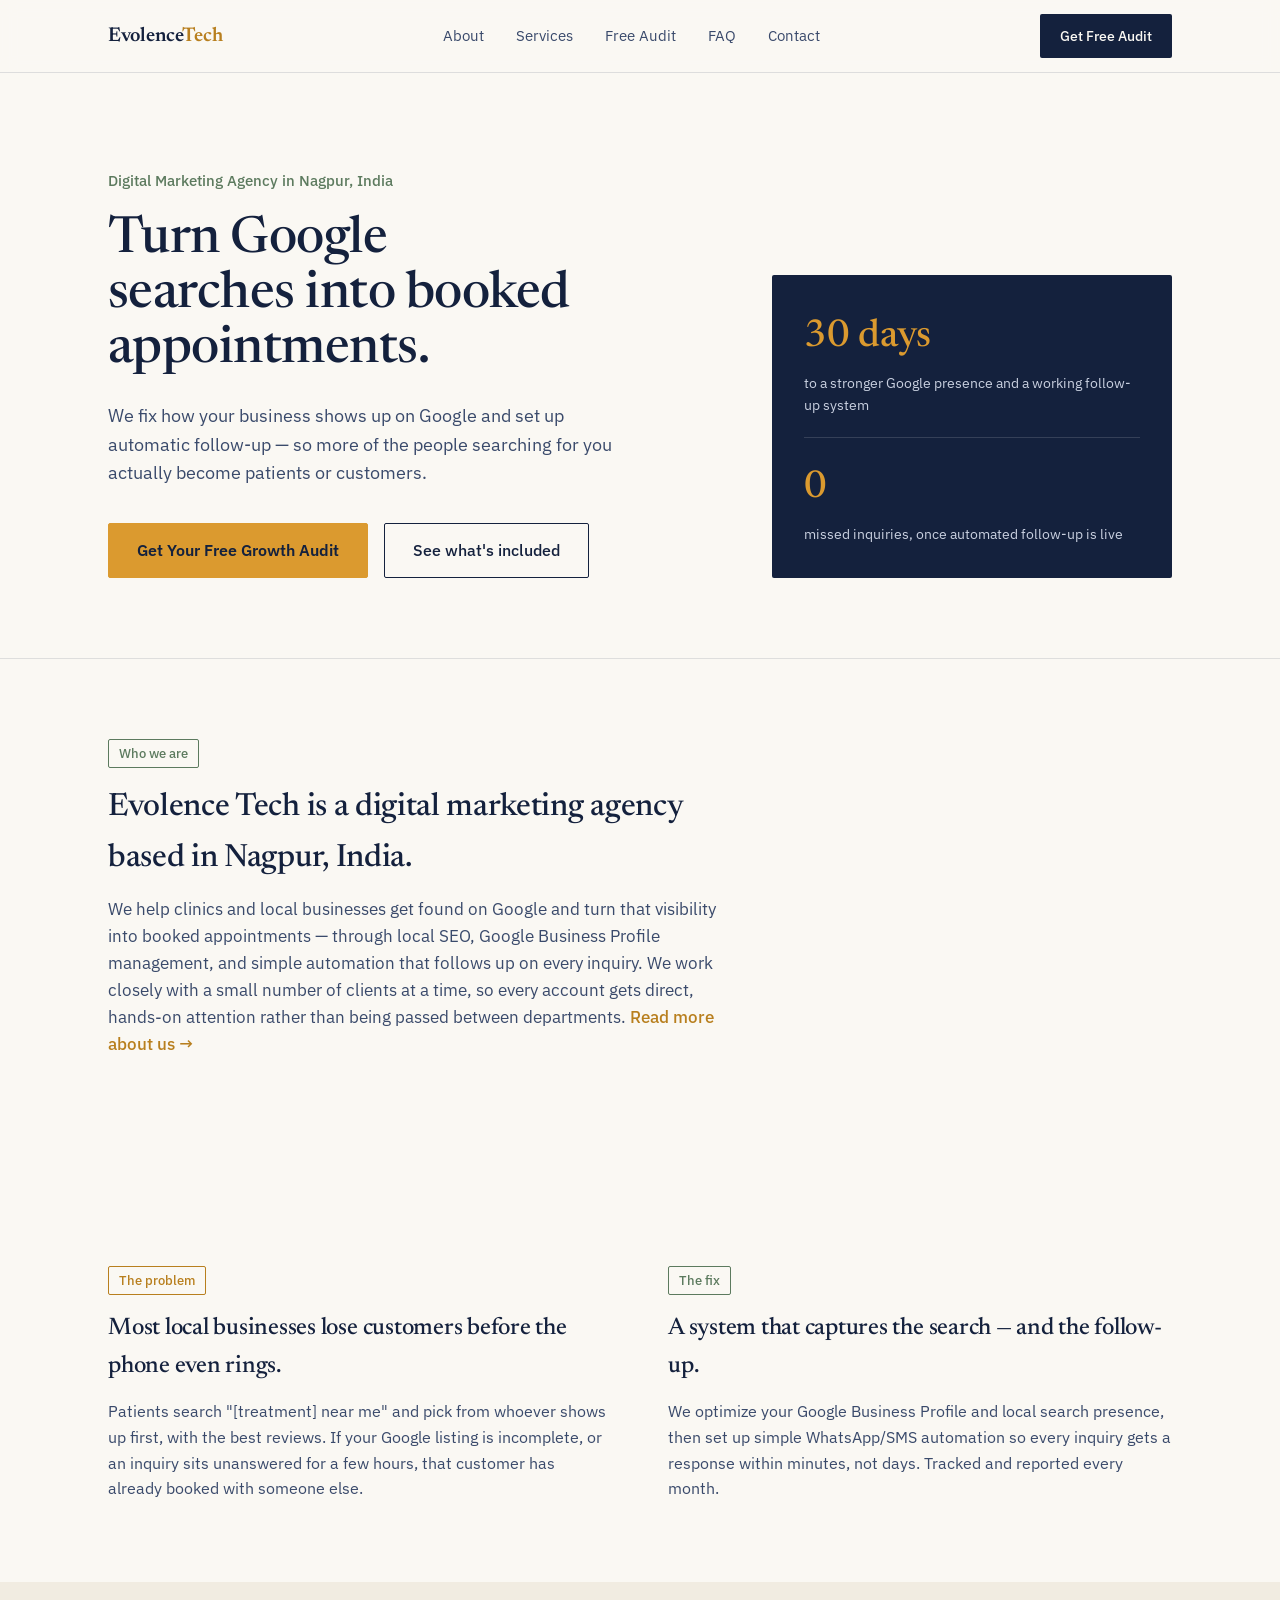
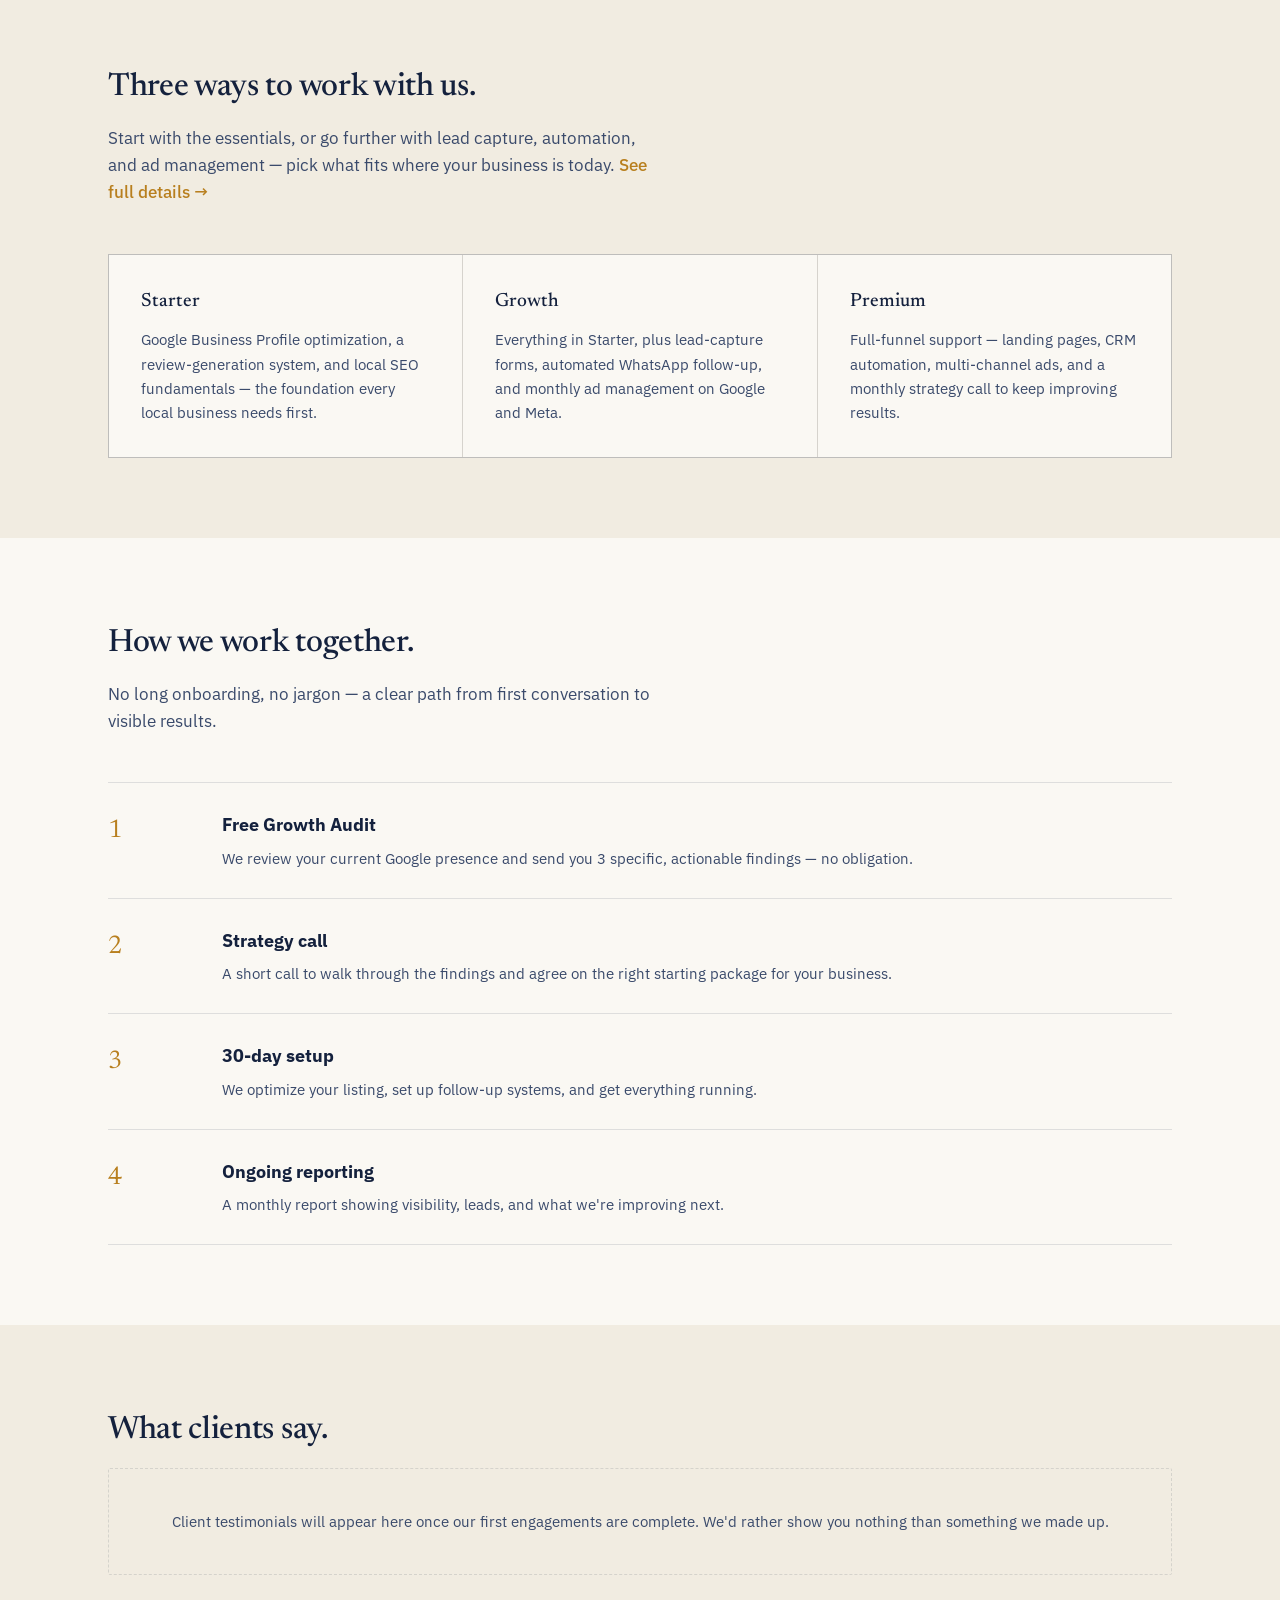
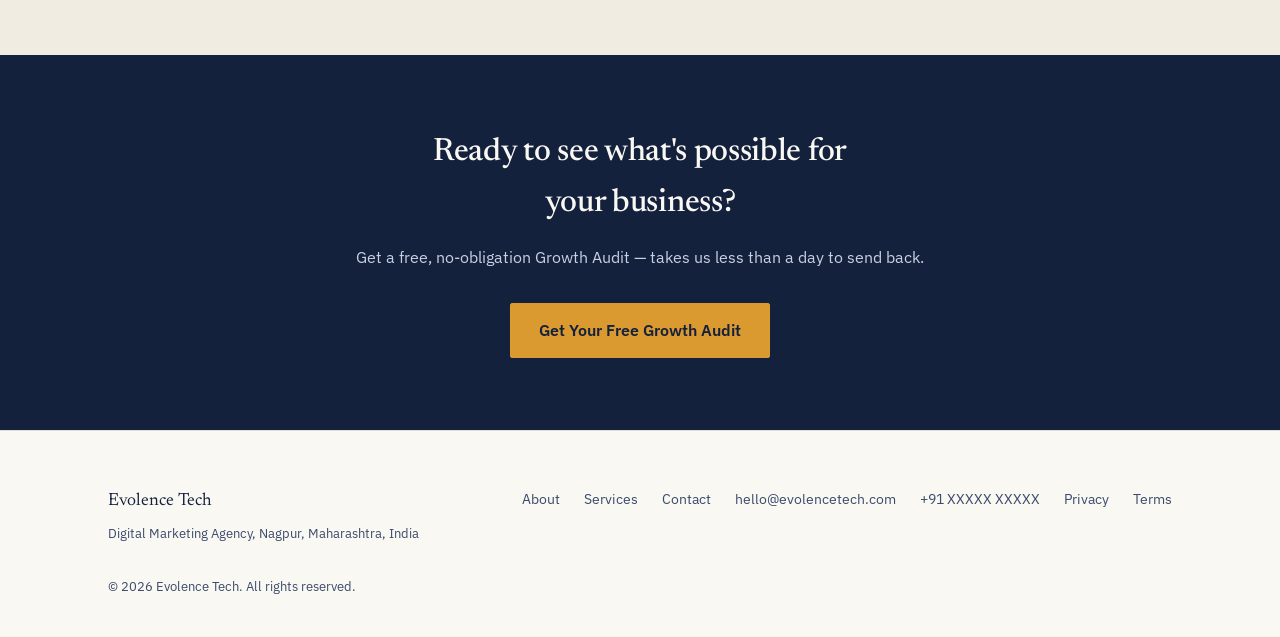
<file: index.html>
<!DOCTYPE html>
<html lang="en">
<head>
<meta charset="UTF-8">
<meta name="viewport" content="width=device-width, initial-scale=1.0">
<title>Evolence Tech — Digital Marketing Agency in Nagpur, India</title>
<link rel="preconnect" href="https://fonts.googleapis.com">
<link href="https://fonts.googleapis.com/css2?family=Newsreader:opsz,wght@6..72,400;6..72,500;6..72,600&family=IBM+Plex+Sans:wght@400;500;600&display=swap" rel="stylesheet">
<link rel="stylesheet" href="style.css">
</head>
<body>

<nav>
  <div class="wrap">
    <a href="index.html" class="brand">Evolence<span>Tech</span></a>
    <div class="navlinks">
      <a href="about.html">About</a>
      <a href="services.html">Services</a>
      <a href="contact.html">Free Audit</a>
      <a href="services.html#faq">FAQ</a>
      <a href="contact.html">Contact</a>
    </div>
    <a href="contact.html" class="navcta">Get Free Audit</a>
  </div>
</nav>

<header class="hero">
  <div class="wrap hero-grid">
    <div>
      <div class="eyebrow">Digital Marketing Agency in Nagpur, India</div>
      <h1 class="headline">Turn Google searches into booked appointments.</h1>
      <p class="hero-sub">We fix how your business shows up on Google and set up automatic follow-up — so more of the people searching for you actually become patients or customers.</p>
      <div class="hero-actions">
        <a href="contact.html" class="btn-primary">Get Your Free Growth Audit</a>
        <a href="services.html" class="btn-secondary">See what's included</a>
      </div>
    </div>
    <div class="hero-panel">
      <div class="stat">30 days</div>
      <div class="stat-label">to a stronger Google presence and a working follow-up system</div>
      <div class="divider"></div>
      <div class="stat">0</div>
      <div class="stat-label">missed inquiries, once automated follow-up is live</div>
    </div>
  </div>
</header>

<section>
  <div class="wrap">
    <span class="tag">Who we are</span>
    <h2 class="section-title" style="max-width:34ch;">Evolence Tech is a digital marketing agency based in Nagpur, India.</h2>
    <p class="section-lead" style="max-width:62ch;">We help clinics and local businesses get found on Google and turn that visibility into booked appointments — through local SEO, Google Business Profile management, and simple automation that follows up on every inquiry. We work closely with a small number of clients at a time, so every account gets direct, hands-on attention rather than being passed between departments. <a href="about.html" style="color:var(--amber-deep); font-weight:500;">Read more about us →</a></p>
  </div>
</section>

<section>
  <div class="wrap split">
    <div>
      <span class="tag warn">The problem</span>
      <h3>Most local businesses lose customers before the phone even rings.</h3>
      <p>Patients search "[treatment] near me" and pick from whoever shows up first, with the best reviews. If your Google listing is incomplete, or an inquiry sits unanswered for a few hours, that customer has already booked with someone else.</p>
    </div>
    <div>
      <span class="tag">The fix</span>
      <h3>A system that captures the search — and the follow-up.</h3>
      <p>We optimize your Google Business Profile and local search presence, then set up simple WhatsApp/SMS automation so every inquiry gets a response within minutes, not days. Tracked and reported every month.</p>
    </div>
  </div>
</section>

<section class="tinted" id="services">
  <div class="wrap">
    <h2 class="section-title">Three ways to work with us.</h2>
    <p class="section-lead">Start with the essentials, or go further with lead capture, automation, and ad management — pick what fits where your business is today. <a href="services.html" style="color:var(--amber-deep); font-weight:500;">See full details →</a></p>
    <div class="services">
      <div class="service">
        <h4>Starter</h4>
        <p>Google Business Profile optimization, a review-generation system, and local SEO fundamentals — the foundation every local business needs first.</p>
      </div>
      <div class="service">
        <h4>Growth</h4>
        <p>Everything in Starter, plus lead-capture forms, automated WhatsApp follow-up, and monthly ad management on Google and Meta.</p>
      </div>
      <div class="service">
        <h4>Premium</h4>
        <p>Full-funnel support — landing pages, CRM automation, multi-channel ads, and a monthly strategy call to keep improving results.</p>
      </div>
    </div>
  </div>
</section>

<section id="process">
  <div class="wrap">
    <h2 class="section-title">How we work together.</h2>
    <p class="section-lead">No long onboarding, no jargon — a clear path from first conversation to visible results.</p>
    <div class="process-list">
      <div class="process-item">
        <div class="num">1</div>
        <div><h4>Free Growth Audit</h4><p>We review your current Google presence and send you 3 specific, actionable findings — no obligation.</p></div>
      </div>
      <div class="process-item">
        <div class="num">2</div>
        <div><h4>Strategy call</h4><p>A short call to walk through the findings and agree on the right starting package for your business.</p></div>
      </div>
      <div class="process-item">
        <div class="num">3</div>
        <div><h4>30-day setup</h4><p>We optimize your listing, set up follow-up systems, and get everything running.</p></div>
      </div>
      <div class="process-item">
        <div class="num">4</div>
        <div><h4>Ongoing reporting</h4><p>A monthly report showing visibility, leads, and what we're improving next.</p></div>
      </div>
    </div>
  </div>
</section>

<section class="tinted">
  <div class="wrap">
    <h2 class="section-title">What clients say.</h2>
    <div class="placeholder">Client testimonials will appear here once our first engagements are complete. We'd rather show you nothing than something we made up.</div>
  </div>
</section>

<div class="cta-band">
  <div class="wrap">
    <h2>Ready to see what's possible for your business?</h2>
    <p>Get a free, no-obligation Growth Audit — takes us less than a day to send back.</p>
    <a href="contact.html" class="btn-primary">Get Your Free Growth Audit</a>
  </div>
</div>

<footer>
  <div class="wrap">
    <div class="foot-grid">
      <div>
        <div class="foot-brand">Evolence Tech</div>
        <div class="foot-bottom" style="margin-top:8px;">Digital Marketing Agency, Nagpur, Maharashtra, India</div>
      </div>
      <div class="foot-links">
        <a href="about.html">About</a>
        <a href="services.html">Services</a>
        <a href="contact.html">Contact</a>
        <a href="mailto:hello@evolencetech.com">hello@evolencetech.com</a>
        <a href="tel:+91XXXXXXXXXX">+91 XXXXX XXXXX</a>
        <a href="privacy.html">Privacy</a>
        <a href="terms.html">Terms</a>
      </div>
    </div>
    <div class="foot-bottom">© 2026 Evolence Tech. All rights reserved.</div>
  </div>
</footer>

</body>
</html>
</file>
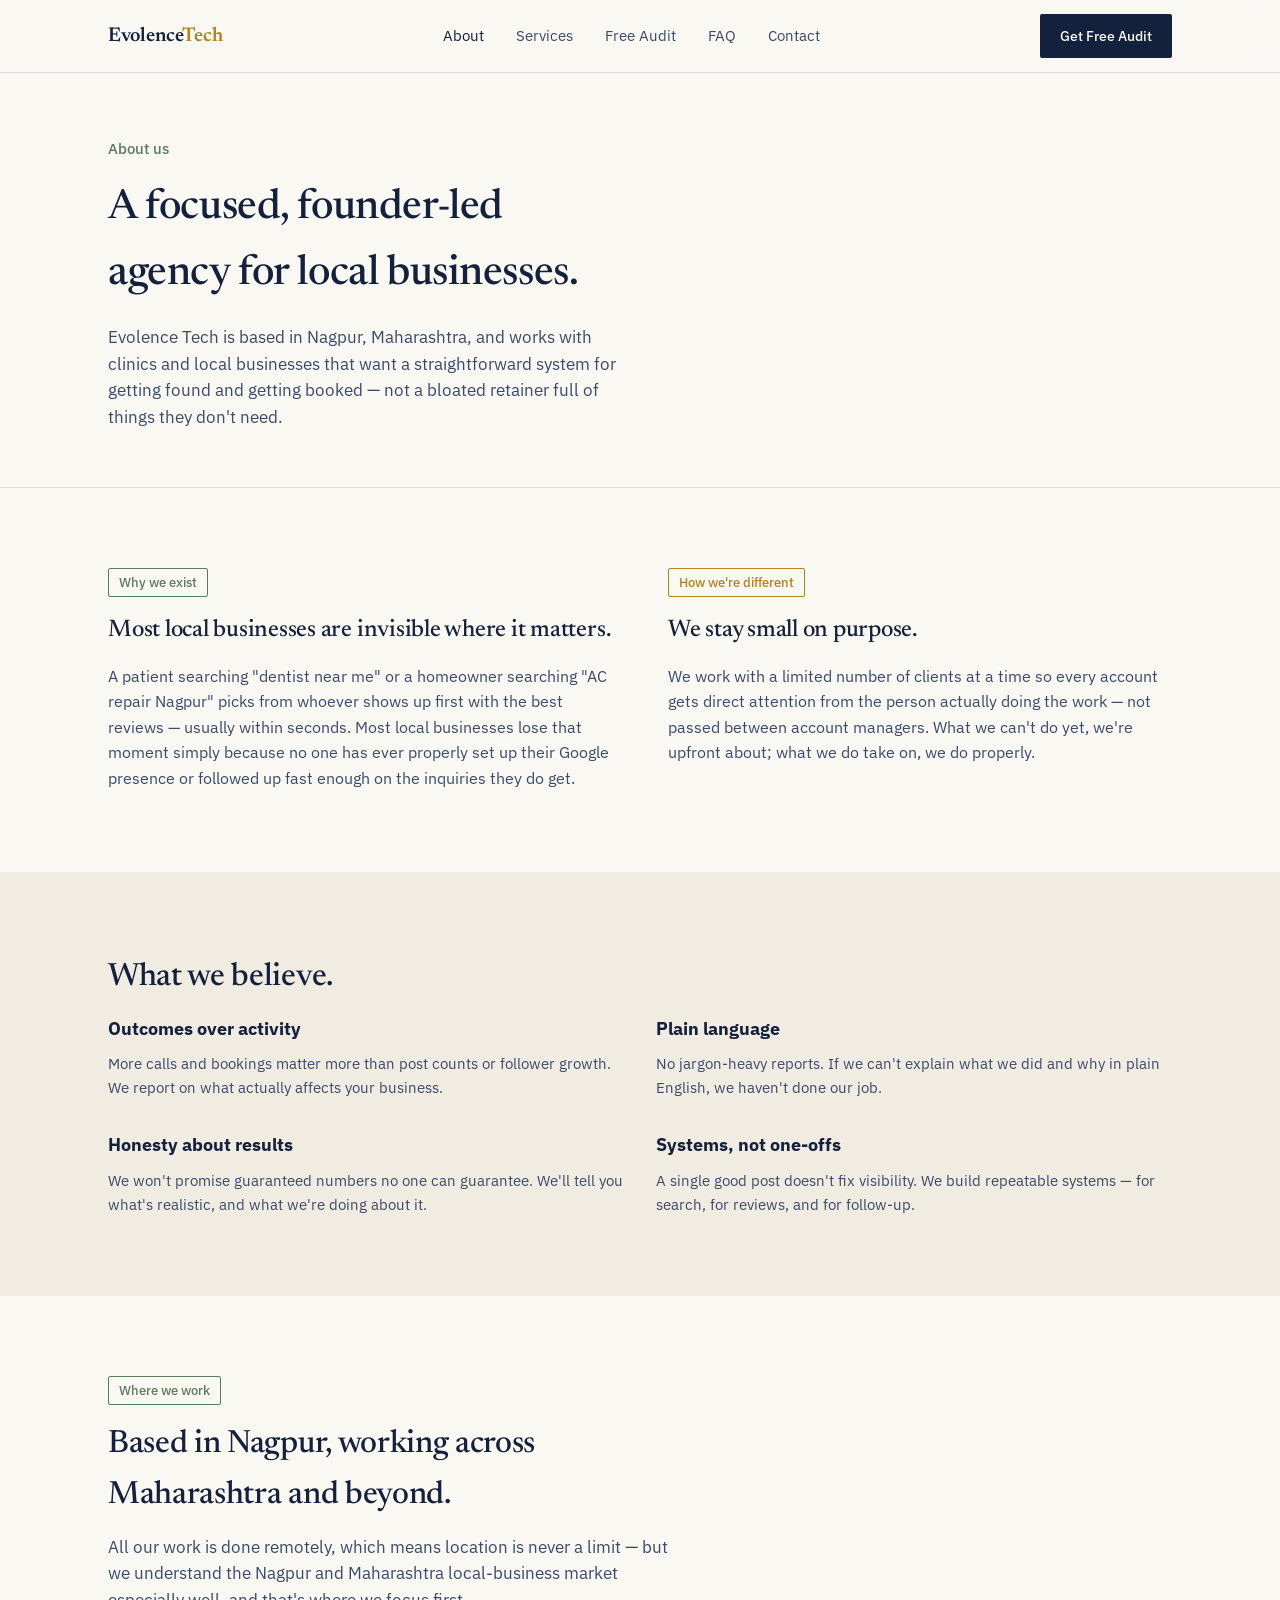
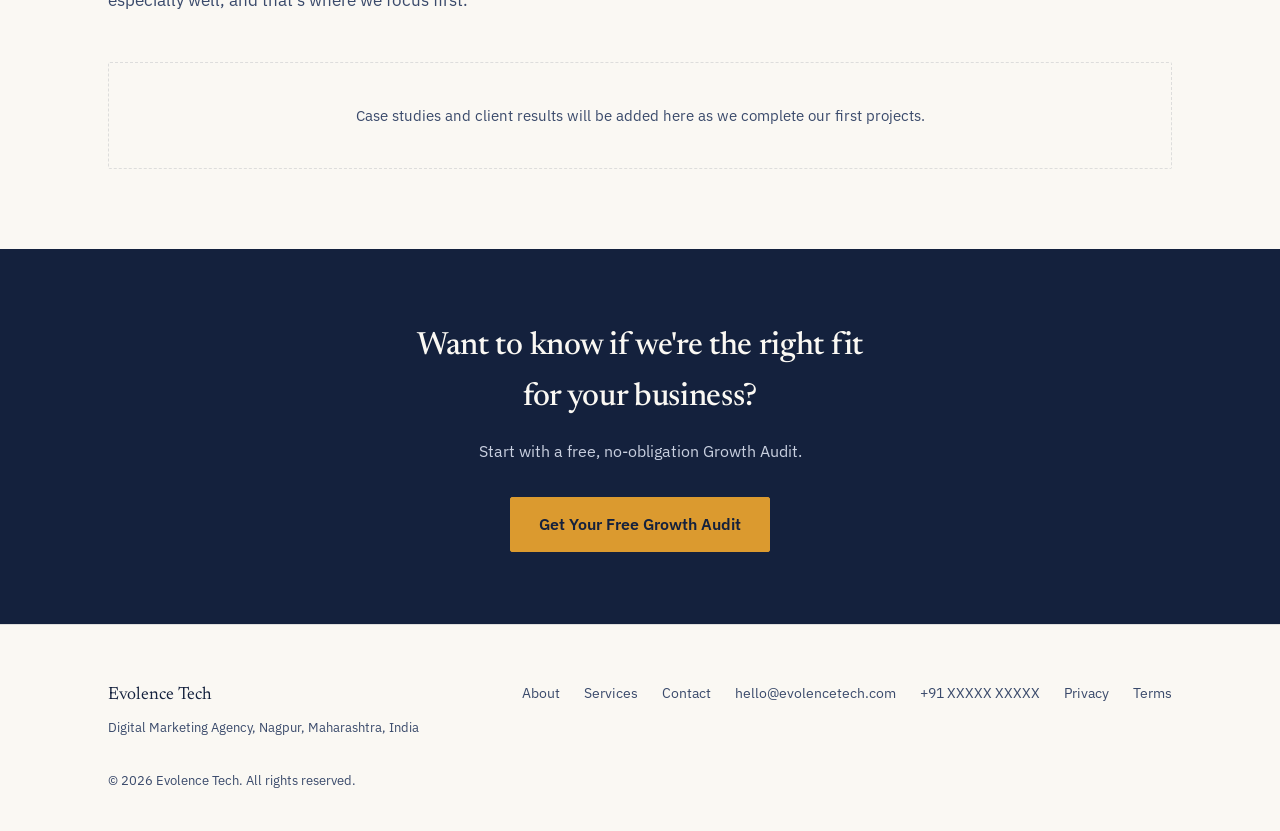
<file: about.html>
<!DOCTYPE html>
<html lang="en">
<head>
<meta charset="UTF-8">
<meta name="viewport" content="width=device-width, initial-scale=1.0">
<title>About — Evolence Tech, Digital Marketing Agency, Nagpur</title>
<link rel="preconnect" href="https://fonts.googleapis.com">
<link href="https://fonts.googleapis.com/css2?family=Newsreader:opsz,wght@6..72,400;6..72,500;6..72,600&family=IBM+Plex+Sans:wght@400;500;600&display=swap" rel="stylesheet">
<link rel="stylesheet" href="style.css">
</head>
<body>

<nav>
  <div class="wrap">
    <a href="index.html" class="brand">Evolence<span>Tech</span></a>
    <div class="navlinks">
      <a href="about.html" class="active">About</a>
      <a href="services.html">Services</a>
      <a href="contact.html">Free Audit</a>
      <a href="services.html#faq">FAQ</a>
      <a href="contact.html">Contact</a>
    </div>
    <a href="contact.html" class="navcta">Get Free Audit</a>
  </div>
</nav>

<header class="page-hero">
  <div class="wrap">
    <div class="eyebrow">About us</div>
    <h1>A focused, founder-led agency for local businesses.</h1>
    <p>Evolence Tech is based in Nagpur, Maharashtra, and works with clinics and local businesses that want a straightforward system for getting found and getting booked — not a bloated retainer full of things they don't need.</p>
  </div>
</header>

<section>
  <div class="wrap split">
    <div>
      <span class="tag">Why we exist</span>
      <h3>Most local businesses are invisible where it matters.</h3>
      <p>A patient searching "dentist near me" or a homeowner searching "AC repair Nagpur" picks from whoever shows up first with the best reviews — usually within seconds. Most local businesses lose that moment simply because no one has ever properly set up their Google presence or followed up fast enough on the inquiries they do get.</p>
    </div>
    <div>
      <span class="tag warn">How we're different</span>
      <h3>We stay small on purpose.</h3>
      <p>We work with a limited number of clients at a time so every account gets direct attention from the person actually doing the work — not passed between account managers. What we can't do yet, we're upfront about; what we do take on, we do properly.</p>
    </div>
  </div>
</section>

<section class="tinted">
  <div class="wrap">
    <h2 class="section-title">What we believe.</h2>
    <div class="values-grid">
      <div class="value-item">
        <h4>Outcomes over activity</h4>
        <p>More calls and bookings matter more than post counts or follower growth. We report on what actually affects your business.</p>
      </div>
      <div class="value-item">
        <h4>Plain language</h4>
        <p>No jargon-heavy reports. If we can't explain what we did and why in plain English, we haven't done our job.</p>
      </div>
      <div class="value-item">
        <h4>Honesty about results</h4>
        <p>We won't promise guaranteed numbers no one can guarantee. We'll tell you what's realistic, and what we're doing about it.</p>
      </div>
      <div class="value-item">
        <h4>Systems, not one-offs</h4>
        <p>A single good post doesn't fix visibility. We build repeatable systems — for search, for reviews, and for follow-up.</p>
      </div>
    </div>
  </div>
</section>

<section>
  <div class="wrap">
    <span class="tag">Where we work</span>
    <h2 class="section-title" style="max-width:30ch;">Based in Nagpur, working across Maharashtra and beyond.</h2>
    <p class="section-lead">All our work is done remotely, which means location is never a limit — but we understand the Nagpur and Maharashtra local-business market especially well, and that's where we focus first.</p>
    <div class="placeholder">Case studies and client results will be added here as we complete our first projects.</div>
  </div>
</section>

<div class="cta-band">
  <div class="wrap">
    <h2>Want to know if we're the right fit for your business?</h2>
    <p>Start with a free, no-obligation Growth Audit.</p>
    <a href="contact.html" class="btn-primary">Get Your Free Growth Audit</a>
  </div>
</div>

<footer>
  <div class="wrap">
    <div class="foot-grid">
      <div>
        <div class="foot-brand">Evolence Tech</div>
        <div class="foot-bottom" style="margin-top:8px;">Digital Marketing Agency, Nagpur, Maharashtra, India</div>
      </div>
      <div class="foot-links">
        <a href="about.html">About</a>
        <a href="services.html">Services</a>
        <a href="contact.html">Contact</a>
        <a href="mailto:hello@evolencetech.com">hello@evolencetech.com</a>
        <a href="tel:+91XXXXXXXXXX">+91 XXXXX XXXXX</a>
        <a href="privacy.html">Privacy</a>
        <a href="terms.html">Terms</a>
      </div>
    </div>
    <div class="foot-bottom">© 2026 Evolence Tech. All rights reserved.</div>
  </div>
</footer>

</body>
</html>
</file>
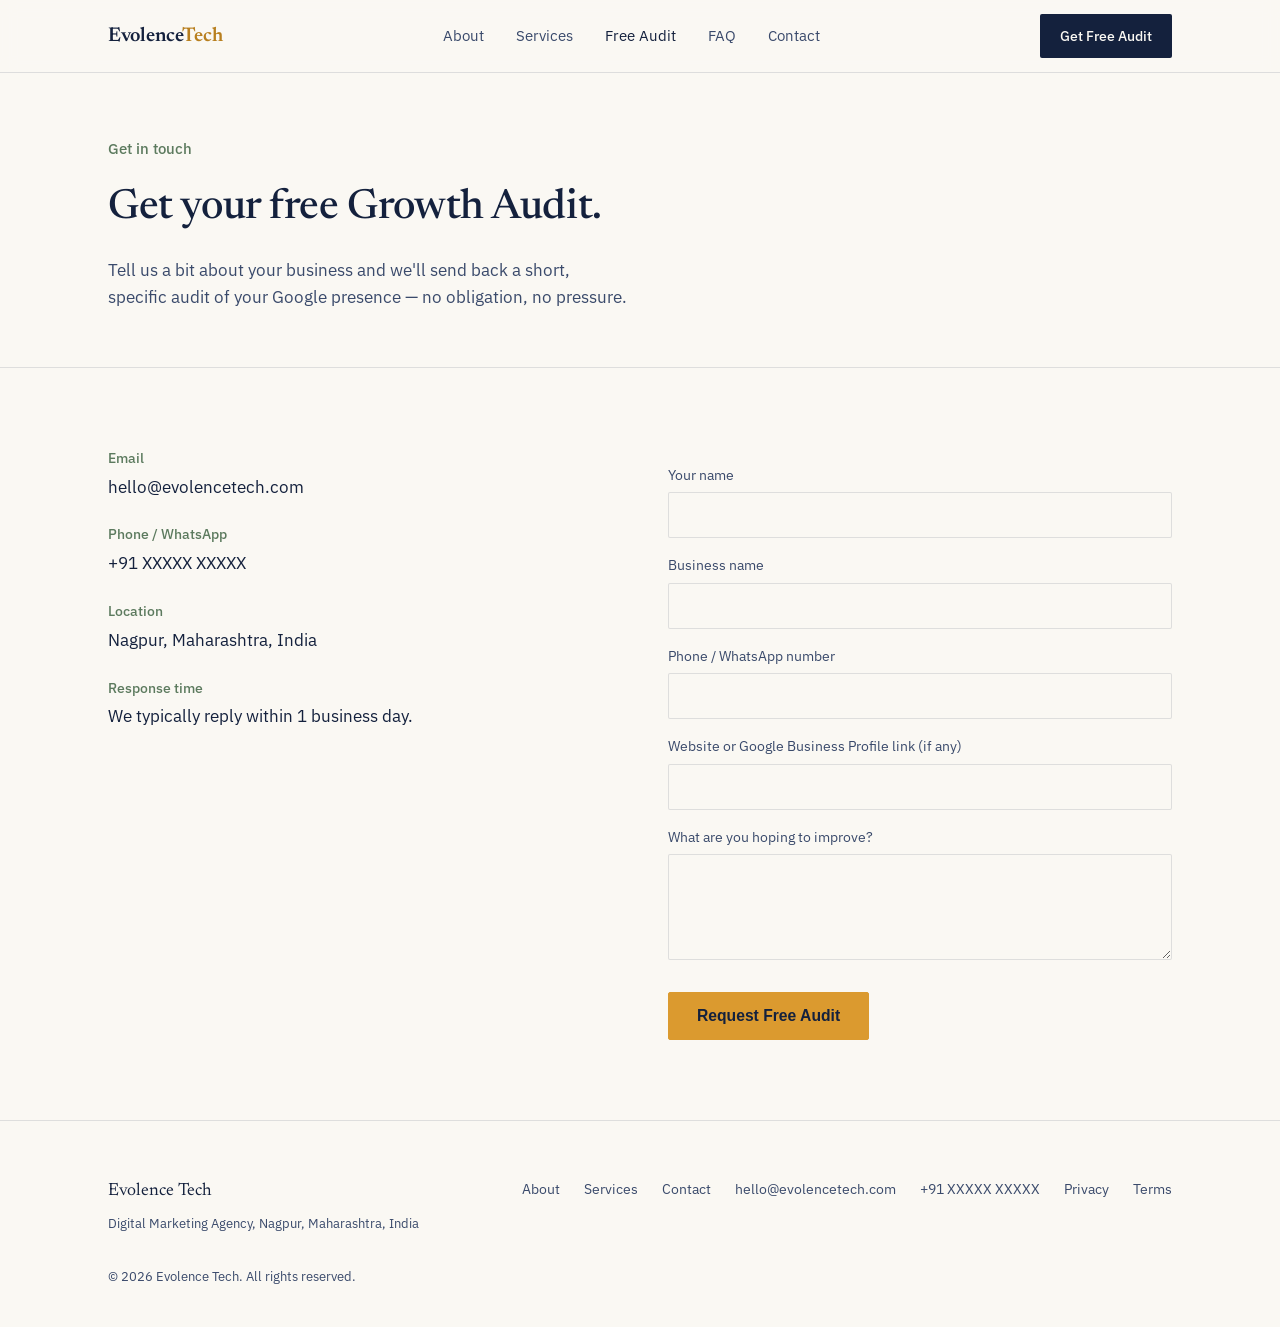
<file: contact.html>
<!DOCTYPE html>
<html lang="en">
<head>
<meta charset="UTF-8">
<meta name="viewport" content="width=device-width, initial-scale=1.0">
<title>Contact — Evolence Tech, Digital Marketing Agency, Nagpur</title>
<link rel="preconnect" href="https://fonts.googleapis.com">
<link href="https://fonts.googleapis.com/css2?family=Newsreader:opsz,wght@6..72,400;6..72,500;6..72,600&family=IBM+Plex+Sans:wght@400;500;600&display=swap" rel="stylesheet">
<link rel="stylesheet" href="style.css">
</head>
<body>

<nav>
  <div class="wrap">
    <a href="index.html" class="brand">Evolence<span>Tech</span></a>
    <div class="navlinks">
      <a href="about.html">About</a>
      <a href="services.html">Services</a>
      <a href="contact.html" class="active">Free Audit</a>
      <a href="services.html#faq">FAQ</a>
      <a href="contact.html">Contact</a>
    </div>
    <a href="contact.html" class="navcta">Get Free Audit</a>
  </div>
</nav>

<header class="page-hero">
  <div class="wrap">
    <div class="eyebrow">Get in touch</div>
    <h1>Get your free Growth Audit.</h1>
    <p>Tell us a bit about your business and we'll send back a short, specific audit of your Google presence — no obligation, no pressure.</p>
  </div>
</header>

<section>
  <div class="wrap contact-grid">
    <div>
      <div class="contact-info-item">
        <div class="label">Email</div>
        <div class="val"><a href="mailto:hello@evolencetech.com">hello@evolencetech.com</a></div>
      </div>
      <div class="contact-info-item">
        <div class="label">Phone / WhatsApp</div>
        <div class="val"><a href="tel:+91XXXXXXXXXX">+91 XXXXX XXXXX</a></div>
      </div>
      <div class="contact-info-item">
        <div class="label">Location</div>
        <div class="val">Nagpur, Maharashtra, India</div>
      </div>
      <div class="contact-info-item">
        <div class="label">Response time</div>
        <div class="val">We typically reply within 1 business day.</div>
      </div>
    </div>
    <div>
      <!--
        This form currently just opens the visitor's email app via mailto.
        To make it submit directly without email apps, connect it to a free
        service like Formspree (formspree.io) or Getform, and replace the
        form's "action" with the endpoint they give you.
      -->
      <form class="contact-form" action="mailto:hello@evolencetech.com" method="post" enctype="text/plain">
        <label for="name">Your name</label>
        <input type="text" id="name" name="name" required>

        <label for="business">Business name</label>
        <input type="text" id="business" name="business" required>

        <label for="phone">Phone / WhatsApp number</label>
        <input type="tel" id="phone" name="phone" required>

        <label for="website">Website or Google Business Profile link (if any)</label>
        <input type="text" id="website" name="website">

        <label for="message">What are you hoping to improve?</label>
        <textarea id="message" name="message" rows="4"></textarea>

        <button type="submit" class="btn-primary">Request Free Audit</button>
      </form>
    </div>
  </div>
</section>

<footer>
  <div class="wrap">
    <div class="foot-grid">
      <div>
        <div class="foot-brand">Evolence Tech</div>
        <div class="foot-bottom" style="margin-top:8px;">Digital Marketing Agency, Nagpur, Maharashtra, India</div>
      </div>
      <div class="foot-links">
        <a href="about.html">About</a>
        <a href="services.html">Services</a>
        <a href="contact.html">Contact</a>
        <a href="mailto:hello@evolencetech.com">hello@evolencetech.com</a>
        <a href="tel:+91XXXXXXXXXX">+91 XXXXX XXXXX</a>
        <a href="privacy.html">Privacy</a>
        <a href="terms.html">Terms</a>
      </div>
    </div>
    <div class="foot-bottom">© 2026 Evolence Tech. All rights reserved.</div>
  </div>
</footer>

</body>
</html>
</file>
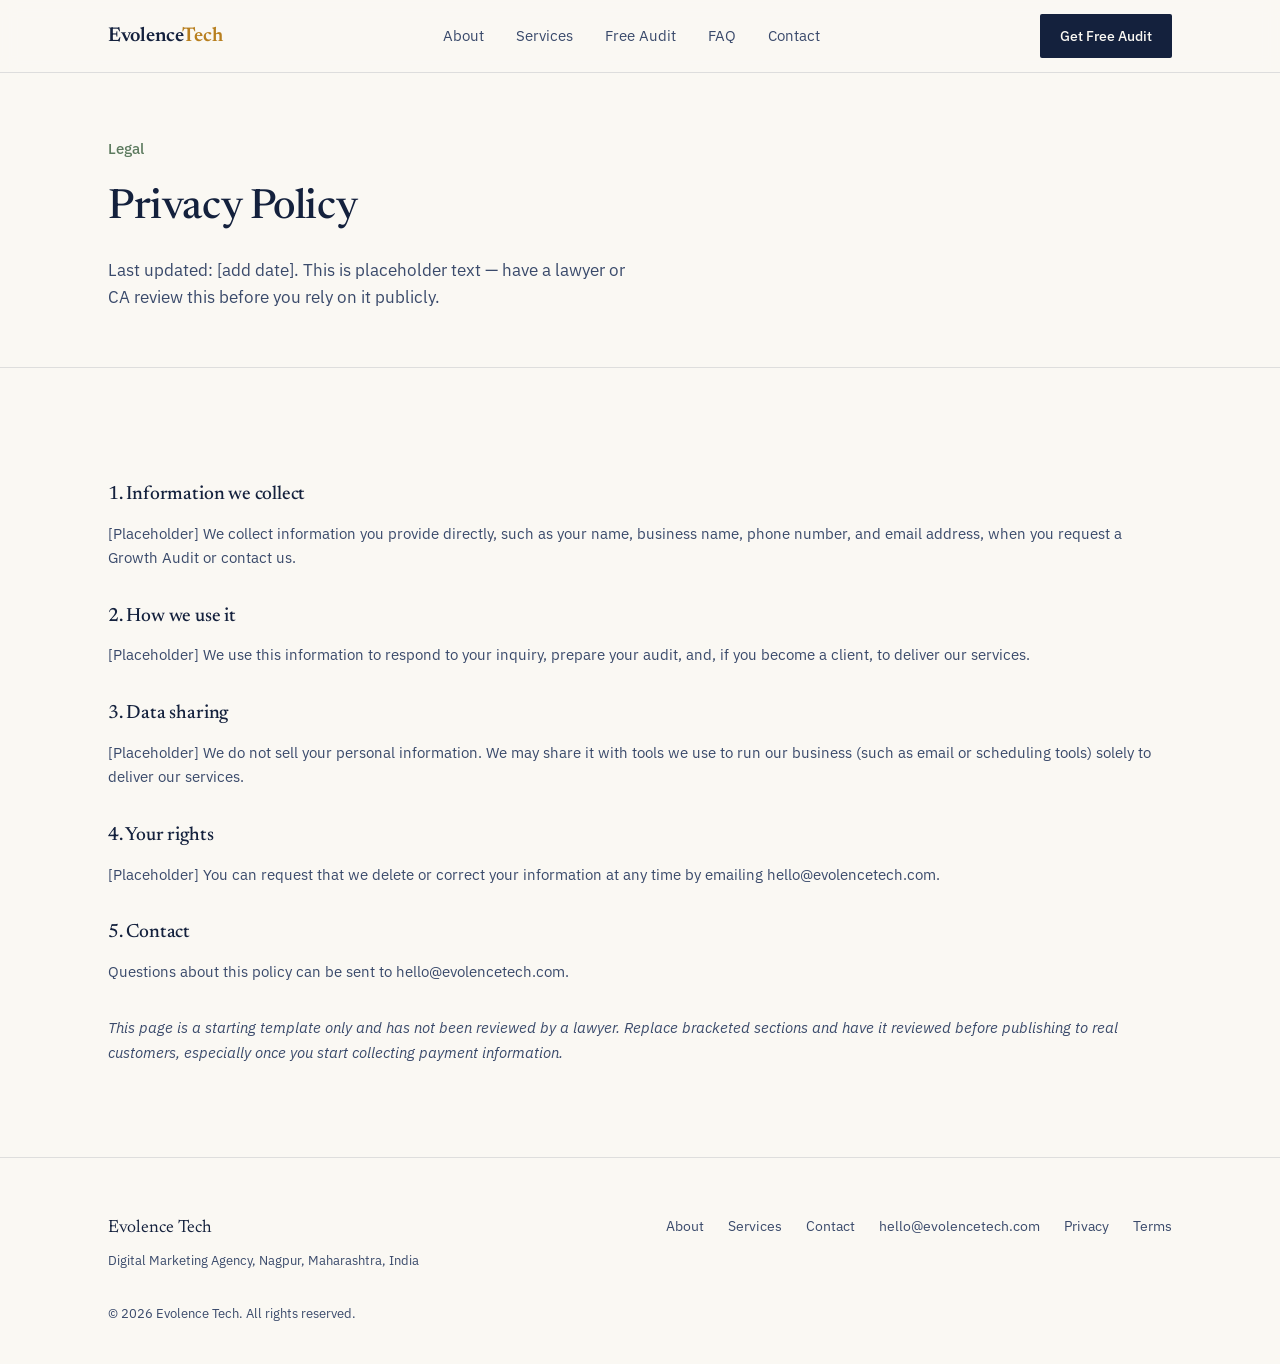
<file: privacy.html>
<!DOCTYPE html>
<html lang="en">
<head>
<meta charset="UTF-8">
<meta name="viewport" content="width=device-width, initial-scale=1.0">
<title>Privacy Policy — Evolence Tech</title>
<link rel="preconnect" href="https://fonts.googleapis.com">
<link href="https://fonts.googleapis.com/css2?family=Newsreader:opsz,wght@6..72,400;6..72,500;6..72,600&family=IBM+Plex+Sans:wght@400;500;600&display=swap" rel="stylesheet">
<link rel="stylesheet" href="style.css">
</head>
<body>

<nav>
  <div class="wrap">
    <a href="index.html" class="brand">Evolence<span>Tech</span></a>
    <div class="navlinks">
      <a href="about.html">About</a>
      <a href="services.html">Services</a>
      <a href="contact.html">Free Audit</a>
      <a href="services.html#faq">FAQ</a>
      <a href="contact.html">Contact</a>
    </div>
    <a href="contact.html" class="navcta">Get Free Audit</a>
  </div>
</nav>

<header class="page-hero">
  <div class="wrap">
    <div class="eyebrow">Legal</div>
    <h1>Privacy Policy</h1>
    <p>Last updated: [add date]. This is placeholder text — have a lawyer or CA review this before you rely on it publicly.</p>
  </div>
</header>

<section class="legal-body">
  <div class="wrap">
    <h3>1. Information we collect</h3>
    <p>[Placeholder] We collect information you provide directly, such as your name, business name, phone number, and email address, when you request a Growth Audit or contact us.</p>

    <h3>2. How we use it</h3>
    <p>[Placeholder] We use this information to respond to your inquiry, prepare your audit, and, if you become a client, to deliver our services.</p>

    <h3>3. Data sharing</h3>
    <p>[Placeholder] We do not sell your personal information. We may share it with tools we use to run our business (such as email or scheduling tools) solely to deliver our services.</p>

    <h3>4. Your rights</h3>
    <p>[Placeholder] You can request that we delete or correct your information at any time by emailing hello@evolencetech.com.</p>

    <h3>5. Contact</h3>
    <p>Questions about this policy can be sent to hello@evolencetech.com.</p>

    <p style="margin-top:32px; font-style:italic;">This page is a starting template only and has not been reviewed by a lawyer. Replace bracketed sections and have it reviewed before publishing to real customers, especially once you start collecting payment information.</p>
  </div>
</section>

<footer>
  <div class="wrap">
    <div class="foot-grid">
      <div>
        <div class="foot-brand">Evolence Tech</div>
        <div class="foot-bottom" style="margin-top:8px;">Digital Marketing Agency, Nagpur, Maharashtra, India</div>
      </div>
      <div class="foot-links">
        <a href="about.html">About</a>
        <a href="services.html">Services</a>
        <a href="contact.html">Contact</a>
        <a href="mailto:hello@evolencetech.com">hello@evolencetech.com</a>
        <a href="privacy.html">Privacy</a>
        <a href="terms.html">Terms</a>
      </div>
    </div>
    <div class="foot-bottom">© 2026 Evolence Tech. All rights reserved.</div>
  </div>
</footer>

</body>
</html>
</file>
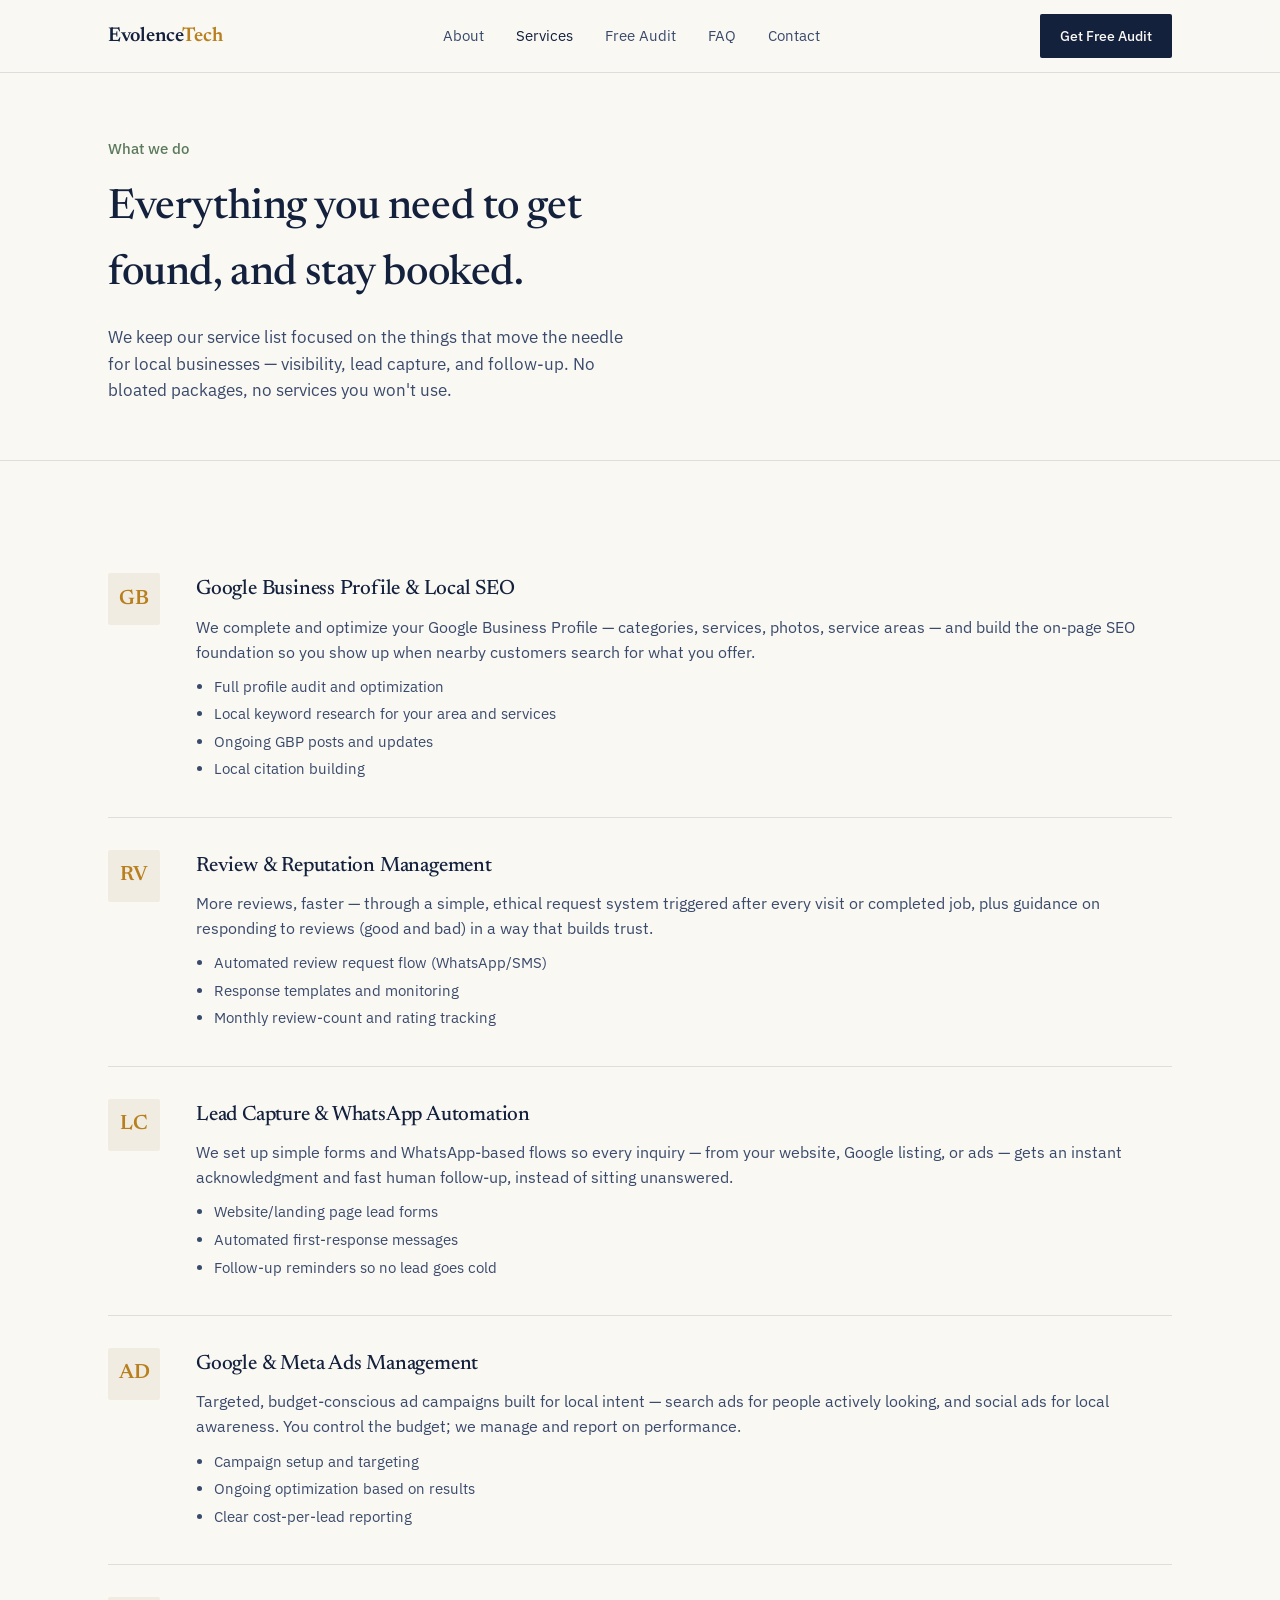
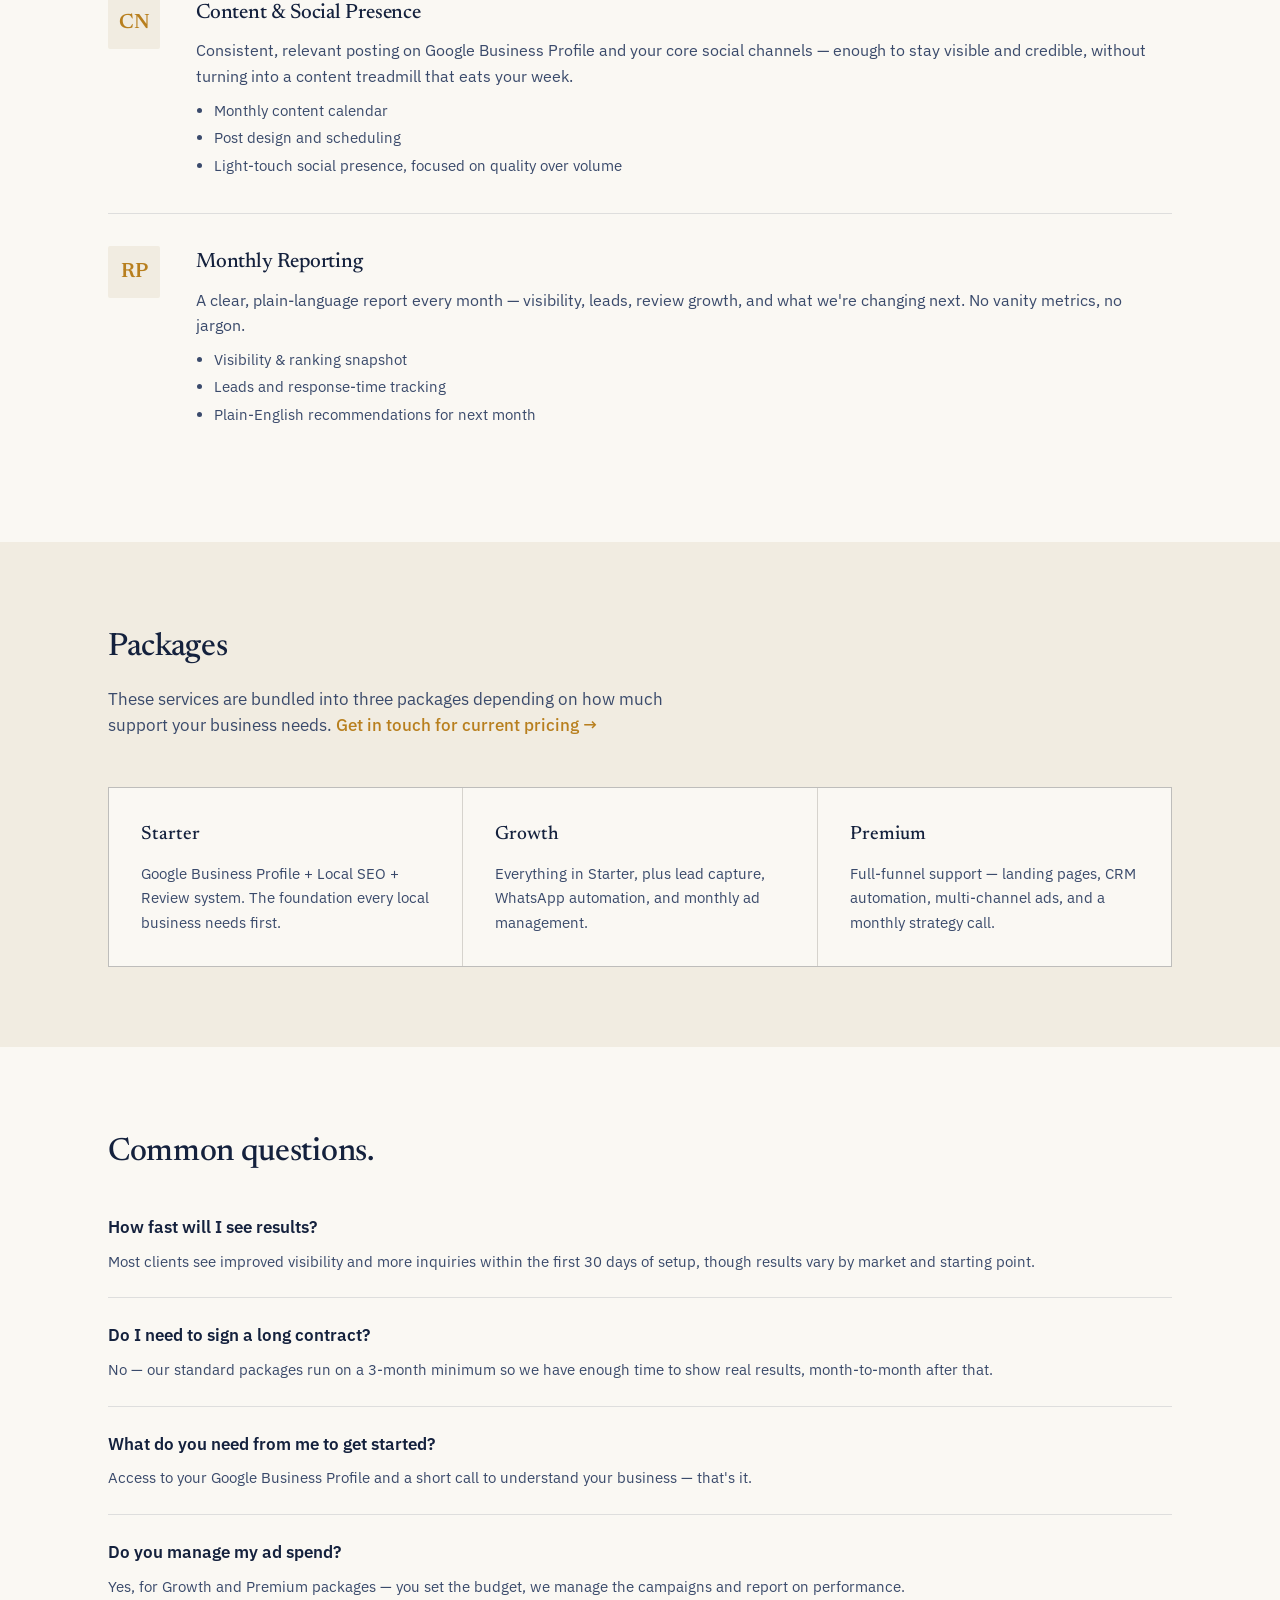
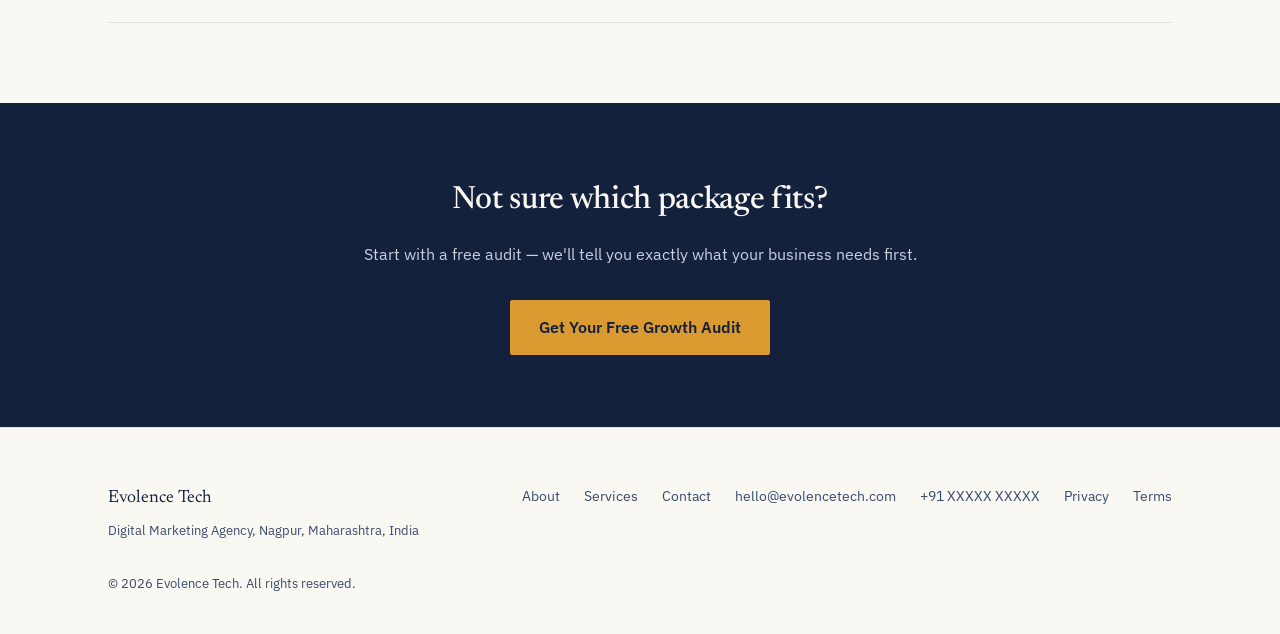
<file: services.html>
<!DOCTYPE html>
<html lang="en">
<head>
<meta charset="UTF-8">
<meta name="viewport" content="width=device-width, initial-scale=1.0">
<title>Services — Evolence Tech, Digital Marketing Agency, Nagpur</title>
<link rel="preconnect" href="https://fonts.googleapis.com">
<link href="https://fonts.googleapis.com/css2?family=Newsreader:opsz,wght@6..72,400;6..72,500;6..72,600&family=IBM+Plex+Sans:wght@400;500;600&display=swap" rel="stylesheet">
<link rel="stylesheet" href="style.css">
</head>
<body>

<nav>
  <div class="wrap">
    <a href="index.html" class="brand">Evolence<span>Tech</span></a>
    <div class="navlinks">
      <a href="about.html">About</a>
      <a href="services.html" class="active">Services</a>
      <a href="contact.html">Free Audit</a>
      <a href="services.html#faq">FAQ</a>
      <a href="contact.html">Contact</a>
    </div>
    <a href="contact.html" class="navcta">Get Free Audit</a>
  </div>
</nav>

<header class="page-hero">
  <div class="wrap">
    <div class="eyebrow">What we do</div>
    <h1>Everything you need to get found, and stay booked.</h1>
    <p>We keep our service list focused on the things that move the needle for local businesses — visibility, lead capture, and follow-up. No bloated packages, no services you won't use.</p>
  </div>
</header>

<section>
  <div class="wrap">
    <div class="service-detail">
      <div class="icon">GB</div>
      <div>
        <h3>Google Business Profile &amp; Local SEO</h3>
        <p>We complete and optimize your Google Business Profile — categories, services, photos, service areas — and build the on-page SEO foundation so you show up when nearby customers search for what you offer.</p>
        <ul>
          <li>Full profile audit and optimization</li>
          <li>Local keyword research for your area and services</li>
          <li>Ongoing GBP posts and updates</li>
          <li>Local citation building</li>
        </ul>
      </div>
    </div>

    <div class="service-detail">
      <div class="icon">RV</div>
      <div>
        <h3>Review &amp; Reputation Management</h3>
        <p>More reviews, faster — through a simple, ethical request system triggered after every visit or completed job, plus guidance on responding to reviews (good and bad) in a way that builds trust.</p>
        <ul>
          <li>Automated review request flow (WhatsApp/SMS)</li>
          <li>Response templates and monitoring</li>
          <li>Monthly review-count and rating tracking</li>
        </ul>
      </div>
    </div>

    <div class="service-detail">
      <div class="icon">LC</div>
      <div>
        <h3>Lead Capture &amp; WhatsApp Automation</h3>
        <p>We set up simple forms and WhatsApp-based flows so every inquiry — from your website, Google listing, or ads — gets an instant acknowledgment and fast human follow-up, instead of sitting unanswered.</p>
        <ul>
          <li>Website/landing page lead forms</li>
          <li>Automated first-response messages</li>
          <li>Follow-up reminders so no lead goes cold</li>
        </ul>
      </div>
    </div>

    <div class="service-detail">
      <div class="icon">AD</div>
      <div>
        <h3>Google &amp; Meta Ads Management</h3>
        <p>Targeted, budget-conscious ad campaigns built for local intent — search ads for people actively looking, and social ads for local awareness. You control the budget; we manage and report on performance.</p>
        <ul>
          <li>Campaign setup and targeting</li>
          <li>Ongoing optimization based on results</li>
          <li>Clear cost-per-lead reporting</li>
        </ul>
      </div>
    </div>

    <div class="service-detail">
      <div class="icon">CN</div>
      <div>
        <h3>Content &amp; Social Presence</h3>
        <p>Consistent, relevant posting on Google Business Profile and your core social channels — enough to stay visible and credible, without turning into a content treadmill that eats your week.</p>
        <ul>
          <li>Monthly content calendar</li>
          <li>Post design and scheduling</li>
          <li>Light-touch social presence, focused on quality over volume</li>
        </ul>
      </div>
    </div>

    <div class="service-detail" style="border-bottom:none;">
      <div class="icon">RP</div>
      <div>
        <h3>Monthly Reporting</h3>
        <p>A clear, plain-language report every month — visibility, leads, review growth, and what we're changing next. No vanity metrics, no jargon.</p>
        <ul>
          <li>Visibility &amp; ranking snapshot</li>
          <li>Leads and response-time tracking</li>
          <li>Plain-English recommendations for next month</li>
        </ul>
      </div>
    </div>
  </div>
</section>

<section class="tinted">
  <div class="wrap">
    <h2 class="section-title">Packages</h2>
    <p class="section-lead">These services are bundled into three packages depending on how much support your business needs. <a href="contact.html" style="color:var(--amber-deep); font-weight:500;">Get in touch for current pricing →</a></p>
    <div class="services">
      <div class="service">
        <h4>Starter</h4>
        <p>Google Business Profile + Local SEO + Review system. The foundation every local business needs first.</p>
      </div>
      <div class="service">
        <h4>Growth</h4>
        <p>Everything in Starter, plus lead capture, WhatsApp automation, and monthly ad management.</p>
      </div>
      <div class="service">
        <h4>Premium</h4>
        <p>Full-funnel support — landing pages, CRM automation, multi-channel ads, and a monthly strategy call.</p>
      </div>
    </div>
  </div>
</section>

<section id="faq">
  <div class="wrap">
    <h2 class="section-title">Common questions.</h2>
    <div class="faq-item">
      <h4>How fast will I see results?</h4>
      <p>Most clients see improved visibility and more inquiries within the first 30 days of setup, though results vary by market and starting point.</p>
    </div>
    <div class="faq-item">
      <h4>Do I need to sign a long contract?</h4>
      <p>No — our standard packages run on a 3-month minimum so we have enough time to show real results, month-to-month after that.</p>
    </div>
    <div class="faq-item">
      <h4>What do you need from me to get started?</h4>
      <p>Access to your Google Business Profile and a short call to understand your business — that's it.</p>
    </div>
    <div class="faq-item">
      <h4>Do you manage my ad spend?</h4>
      <p>Yes, for Growth and Premium packages — you set the budget, we manage the campaigns and report on performance.</p>
    </div>
  </div>
</section>

<div class="cta-band">
  <div class="wrap">
    <h2>Not sure which package fits?</h2>
    <p>Start with a free audit — we'll tell you exactly what your business needs first.</p>
    <a href="contact.html" class="btn-primary">Get Your Free Growth Audit</a>
  </div>
</div>

<footer>
  <div class="wrap">
    <div class="foot-grid">
      <div>
        <div class="foot-brand">Evolence Tech</div>
        <div class="foot-bottom" style="margin-top:8px;">Digital Marketing Agency, Nagpur, Maharashtra, India</div>
      </div>
      <div class="foot-links">
        <a href="about.html">About</a>
        <a href="services.html">Services</a>
        <a href="contact.html">Contact</a>
        <a href="mailto:hello@evolencetech.com">hello@evolencetech.com</a>
        <a href="tel:+91XXXXXXXXXX">+91 XXXXX XXXXX</a>
        <a href="privacy.html">Privacy</a>
        <a href="terms.html">Terms</a>
      </div>
    </div>
    <div class="foot-bottom">© 2026 Evolence Tech. All rights reserved.</div>
  </div>
</footer>

</body>
</html>
</file>
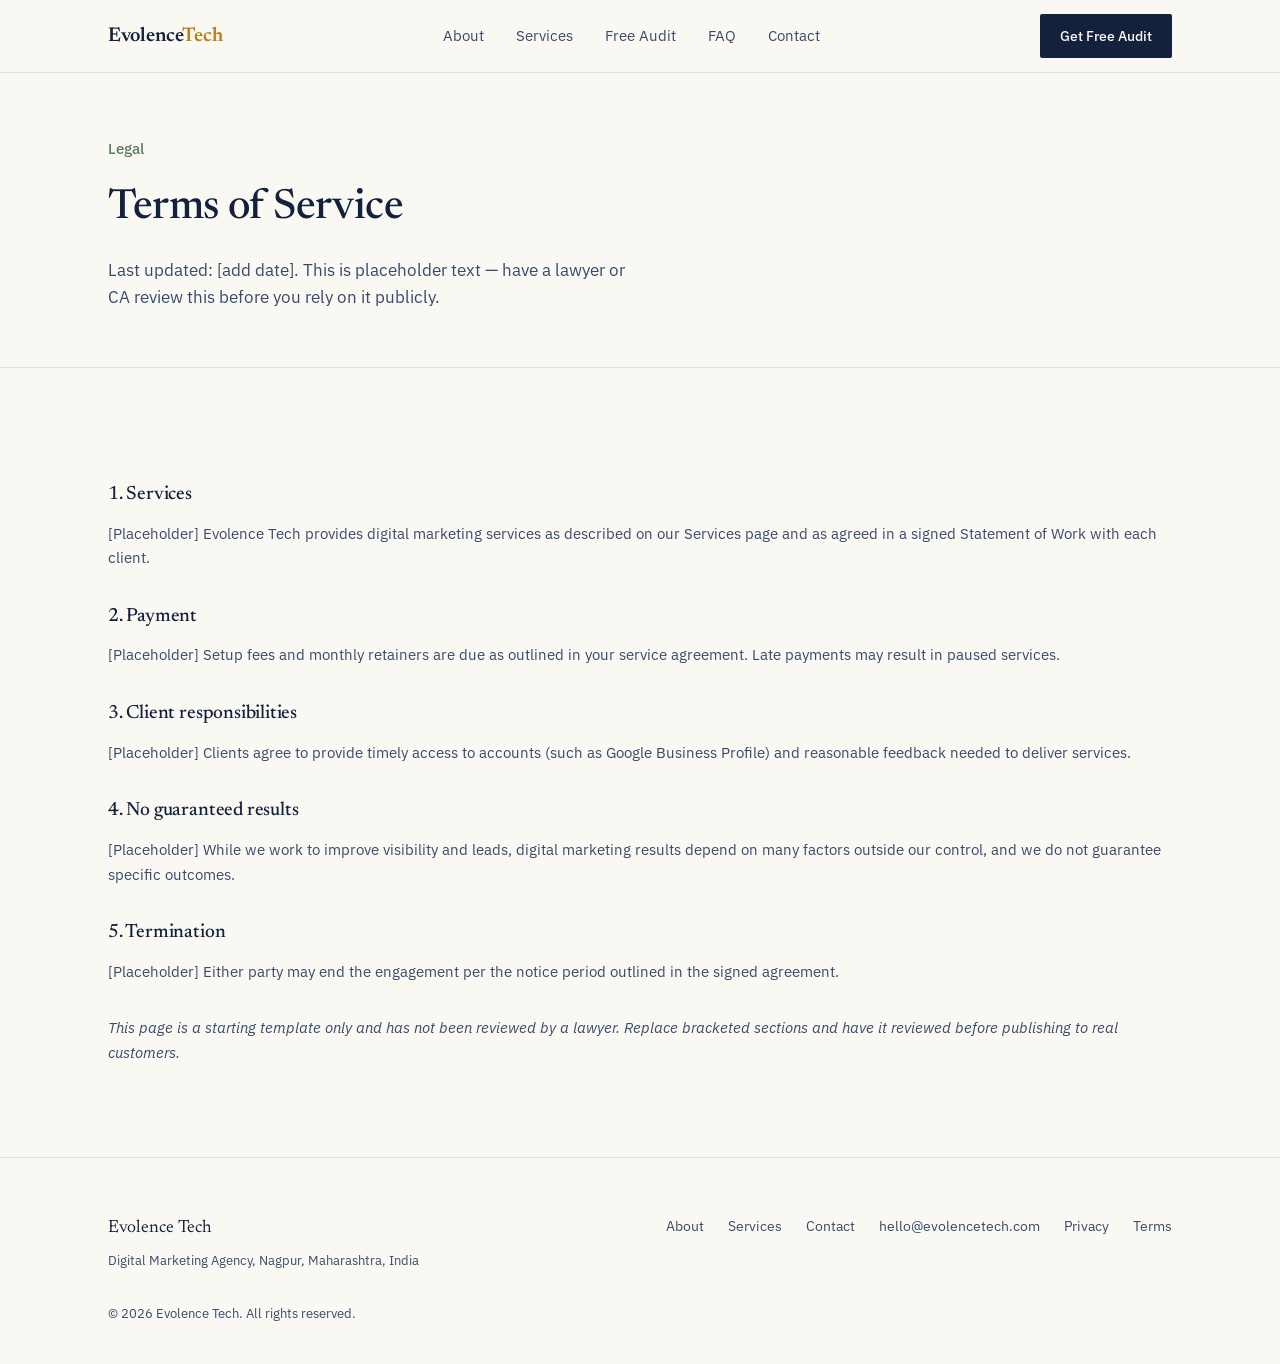
<file: terms.html>
<!DOCTYPE html>
<html lang="en">
<head>
<meta charset="UTF-8">
<meta name="viewport" content="width=device-width, initial-scale=1.0">
<title>Terms of Service — Evolence Tech</title>
<link rel="preconnect" href="https://fonts.googleapis.com">
<link href="https://fonts.googleapis.com/css2?family=Newsreader:opsz,wght@6..72,400;6..72,500;6..72,600&family=IBM+Plex+Sans:wght@400;500;600&display=swap" rel="stylesheet">
<link rel="stylesheet" href="style.css">
</head>
<body>

<nav>
  <div class="wrap">
    <a href="index.html" class="brand">Evolence<span>Tech</span></a>
    <div class="navlinks">
      <a href="about.html">About</a>
      <a href="services.html">Services</a>
      <a href="contact.html">Free Audit</a>
      <a href="services.html#faq">FAQ</a>
      <a href="contact.html">Contact</a>
    </div>
    <a href="contact.html" class="navcta">Get Free Audit</a>
  </div>
</nav>

<header class="page-hero">
  <div class="wrap">
    <div class="eyebrow">Legal</div>
    <h1>Terms of Service</h1>
    <p>Last updated: [add date]. This is placeholder text — have a lawyer or CA review this before you rely on it publicly.</p>
  </div>
</header>

<section class="legal-body">
  <div class="wrap">
    <h3>1. Services</h3>
    <p>[Placeholder] Evolence Tech provides digital marketing services as described on our Services page and as agreed in a signed Statement of Work with each client.</p>

    <h3>2. Payment</h3>
    <p>[Placeholder] Setup fees and monthly retainers are due as outlined in your service agreement. Late payments may result in paused services.</p>

    <h3>3. Client responsibilities</h3>
    <p>[Placeholder] Clients agree to provide timely access to accounts (such as Google Business Profile) and reasonable feedback needed to deliver services.</p>

    <h3>4. No guaranteed results</h3>
    <p>[Placeholder] While we work to improve visibility and leads, digital marketing results depend on many factors outside our control, and we do not guarantee specific outcomes.</p>

    <h3>5. Termination</h3>
    <p>[Placeholder] Either party may end the engagement per the notice period outlined in the signed agreement.</p>

    <p style="margin-top:32px; font-style:italic;">This page is a starting template only and has not been reviewed by a lawyer. Replace bracketed sections and have it reviewed before publishing to real customers.</p>
  </div>
</section>

<footer>
  <div class="wrap">
    <div class="foot-grid">
      <div>
        <div class="foot-brand">Evolence Tech</div>
        <div class="foot-bottom" style="margin-top:8px;">Digital Marketing Agency, Nagpur, Maharashtra, India</div>
      </div>
      <div class="foot-links">
        <a href="about.html">About</a>
        <a href="services.html">Services</a>
        <a href="contact.html">Contact</a>
        <a href="mailto:hello@evolencetech.com">hello@evolencetech.com</a>
        <a href="privacy.html">Privacy</a>
        <a href="terms.html">Terms</a>
      </div>
    </div>
    <div class="foot-bottom">© 2026 Evolence Tech. All rights reserved.</div>
  </div>
</footer>

</body>
</html>
</file>
<file: style.css>
:root{
  --ink:#14213D;
  --ink-soft:#3A4A6B;
  --paper:#FAF8F3;
  --paper-deep:#F1ECE1;
  --amber:#DB9A2F;
  --amber-deep:#B87F1E;
  --sage:#5C7A5E;
  --line:rgba(20,33,61,0.12);
  --max:1120px;
}
*{box-sizing:border-box; margin:0; padding:0;}
html{scroll-behavior:smooth;}
body{
  background:var(--paper);
  color:var(--ink);
  font-family:'IBM Plex Sans', sans-serif;
  font-size:16px;
  line-height:1.6;
  -webkit-font-smoothing:antialiased;
}
h1,h2,h3{
  font-family:'Newsreader', serif;
  font-weight:500;
  color:var(--ink);
  letter-spacing:-0.01em;
}
a{color:inherit; text-decoration:none;}
img{max-width:100%; display:block;}
.wrap{max-width:var(--max); margin:0 auto; padding:0 28px;}
@media(max-width:640px){.wrap{padding:0 20px;}}

/* NAV */
nav{
  position:sticky; top:0; z-index:50;
  background:rgba(250,248,243,0.92);
  backdrop-filter:blur(8px);
  border-bottom:1px solid var(--line);
}
nav .wrap{
  display:flex; align-items:center; justify-content:space-between;
  height:72px;
}
.brand{font-family:'Newsreader', serif; font-size:1.25rem; font-weight:600; color:var(--ink);}
.brand span{color:var(--amber-deep);}
.navlinks{display:flex; gap:32px; font-size:0.94rem; color:var(--ink-soft);}
.navlinks a:hover, .navlinks a.active{color:var(--ink);}
.navcta{
  background:var(--ink); color:var(--paper); padding:10px 20px;
  border-radius:2px; font-size:0.9rem; font-weight:500;
}
.navcta:hover{background:var(--ink-soft);}
@media(max-width:760px){.navlinks{display:none;}}

/* PAGE HERO (secondary pages) */
.page-hero{padding:64px 0 56px; border-bottom:1px solid var(--line);}
.page-hero .eyebrow{font-size:0.92rem; color:var(--sage); font-weight:500; margin-bottom:14px;}
.page-hero h1{font-size:2.6rem; max-width:20ch;}
@media(max-width:640px){.page-hero h1{font-size:2rem;}}
.page-hero p{margin-top:16px; color:var(--ink-soft); font-size:1.05rem; max-width:52ch;}

/* HOME HERO */
header.hero{padding:96px 0 80px; border-bottom:1px solid var(--line);}
.hero-grid{display:grid; grid-template-columns:1.2fr 0.8fr; gap:64px; align-items:end;}
@media(max-width:860px){.hero-grid{grid-template-columns:1fr; gap:40px;}}
.eyebrow{font-size:0.92rem; color:var(--sage); font-weight:500; margin-bottom:20px;}
h1.headline{font-size:3.2rem; line-height:1.08; max-width:15ch;}
@media(max-width:640px){h1.headline{font-size:2.3rem;}}
.hero-sub{margin-top:24px; font-size:1.1rem; color:var(--ink-soft); max-width:46ch;}
.hero-actions{display:flex; gap:16px; margin-top:36px; flex-wrap:wrap;}
.btn-primary{
  background:var(--amber); color:var(--ink); padding:14px 28px;
  border-radius:2px; font-weight:600; font-size:0.98rem; border:1px solid var(--amber);
  display:inline-block;
}
.btn-primary:hover{background:var(--amber-deep); border-color:var(--amber-deep); color:var(--paper);}
.btn-secondary{
  padding:14px 28px; border:1px solid var(--ink); border-radius:2px;
  font-weight:500; font-size:0.98rem; display:inline-block;
}
.btn-secondary:hover{background:var(--ink); color:var(--paper);}

.hero-panel{background:var(--ink); color:var(--paper); padding:32px; border-radius:2px;}
.hero-panel .stat{font-family:'Newsreader', serif; font-size:2.4rem; font-weight:500; color:var(--amber);}
.hero-panel .stat-label{font-size:0.88rem; color:#C9D0E0; margin-top:4px;}
.hero-panel .divider{height:1px; background:rgba(255,255,255,0.14); margin:20px 0;}

/* GENERIC SECTION */
section{padding:80px 0;}
section.tinted{background:var(--paper-deep);}
.split{display:grid; grid-template-columns:1fr 1fr; gap:56px;}
@media(max-width:800px){.split{grid-template-columns:1fr;}}
.split h3{font-size:1.5rem; margin-bottom:14px;}
.split p{color:var(--ink-soft);}
.tag{
  display:inline-block; font-size:0.82rem; color:var(--sage);
  border:1px solid var(--sage); border-radius:2px; padding:3px 10px;
  margin-bottom:14px; font-weight:500;
}
.tag.warn{color:var(--amber-deep); border-color:var(--amber-deep);}

h2.section-title{font-size:2rem; margin-bottom:12px; max-width:22ch;}
.section-lead{color:var(--ink-soft); max-width:56ch; margin-bottom:48px; font-size:1.05rem;}

/* HOME SERVICES SNAPSHOT */
.services{display:grid; grid-template-columns:repeat(3,1fr); gap:1px; background:var(--line); border:1px solid var(--line);}
@media(max-width:800px){.services{grid-template-columns:1fr;}}
.service{background:var(--paper); padding:32px;}
.service h4{font-family:'Newsreader', serif; font-size:1.2rem; font-weight:500; margin-bottom:10px;}
.service p{color:var(--ink-soft); font-size:0.95rem;}

/* SERVICES PAGE DETAIL CARDS */
.service-detail{
  display:grid; grid-template-columns:64px 1fr; gap:24px;
  padding:32px 0; border-bottom:1px solid var(--line);
}
.service-detail .icon{
  width:52px; height:52px; border-radius:2px; background:var(--paper-deep);
  display:flex; align-items:center; justify-content:center;
  font-family:'Newsreader', serif; font-size:1.3rem; color:var(--amber-deep); font-weight:600;
}
.service-detail h3{font-size:1.3rem; margin-bottom:8px;}
.service-detail p{color:var(--ink-soft); font-size:0.98rem; margin-bottom:10px;}
.service-detail ul{color:var(--ink-soft); font-size:0.92rem; padding-left:18px;}
.service-detail li{margin-bottom:4px;}

/* PROCESS */
.process-list{border-top:1px solid var(--line);}
.process-item{display:grid; grid-template-columns:90px 1fr; gap:24px; padding:28px 0; border-bottom:1px solid var(--line);}
.process-item .num{font-family:'Newsreader', serif; font-size:1.6rem; color:var(--amber-deep);}
.process-item h4{font-size:1.1rem; margin-bottom:6px;}
.process-item p{color:var(--ink-soft); font-size:0.95rem;}

/* PLACEHOLDER */
.placeholder{
  border:1px dashed var(--line); padding:40px; text-align:center;
  color:var(--ink-soft); border-radius:2px; font-size:0.95rem;
}

/* FAQ */
.faq-item{border-bottom:1px solid var(--line); padding:24px 0;}
.faq-item h4{font-size:1.05rem; font-weight:600; margin-bottom:8px;}
.faq-item p{color:var(--ink-soft); font-size:0.95rem;}

/* VALUES / ABOUT GRID */
.values-grid{display:grid; grid-template-columns:repeat(2,1fr); gap:32px;}
@media(max-width:700px){.values-grid{grid-template-columns:1fr;}}
.value-item h4{font-size:1.1rem; margin-bottom:8px;}
.value-item p{color:var(--ink-soft); font-size:0.95rem;}

/* CONTACT FORM */
.contact-grid{display:grid; grid-template-columns:1fr 1fr; gap:56px;}
@media(max-width:800px){.contact-grid{grid-template-columns:1fr;}}
.contact-info-item{margin-bottom:24px;}
.contact-info-item .label{font-size:0.85rem; color:var(--sage); font-weight:500; margin-bottom:4px;}
.contact-info-item .val{font-size:1.05rem;}
form.contact-form label{font-size:0.88rem; color:var(--ink-soft); display:block; margin-bottom:6px; margin-top:16px;}
form.contact-form input, form.contact-form textarea{
  width:100%; padding:12px 14px; border:1px solid var(--line); border-radius:2px;
  font-family:'IBM Plex Sans', sans-serif; font-size:0.95rem; background:var(--paper);
}
form.contact-form input:focus, form.contact-form textarea:focus{outline:1px solid var(--amber-deep);}
form.contact-form button{margin-top:24px;}

/* CTA BAND */
.cta-band{background:var(--ink); color:var(--paper); padding:72px 0; text-align:center;}
.cta-band h2{color:var(--paper); font-size:2rem; max-width:24ch; margin:0 auto 16px;}
.cta-band p{color:#C9D0E0; margin-bottom:32px;}

/* FOOTER */
footer{padding:56px 0 40px; border-top:1px solid var(--line);}
.foot-grid{display:flex; justify-content:space-between; flex-wrap:wrap; gap:24px;}
.foot-brand{font-family:'Newsreader', serif; font-size:1.1rem;}
.foot-links{display:flex; gap:24px; font-size:0.9rem; color:var(--ink-soft); flex-wrap:wrap;}
.foot-bottom{margin-top:32px; font-size:0.82rem; color:var(--ink-soft);}

/* LEGAL PAGES */
.legal-body h3{font-size:1.2rem; margin:32px 0 10px;}
.legal-body p{color:var(--ink-soft); margin-bottom:12px; font-size:0.96rem;}
</file>
